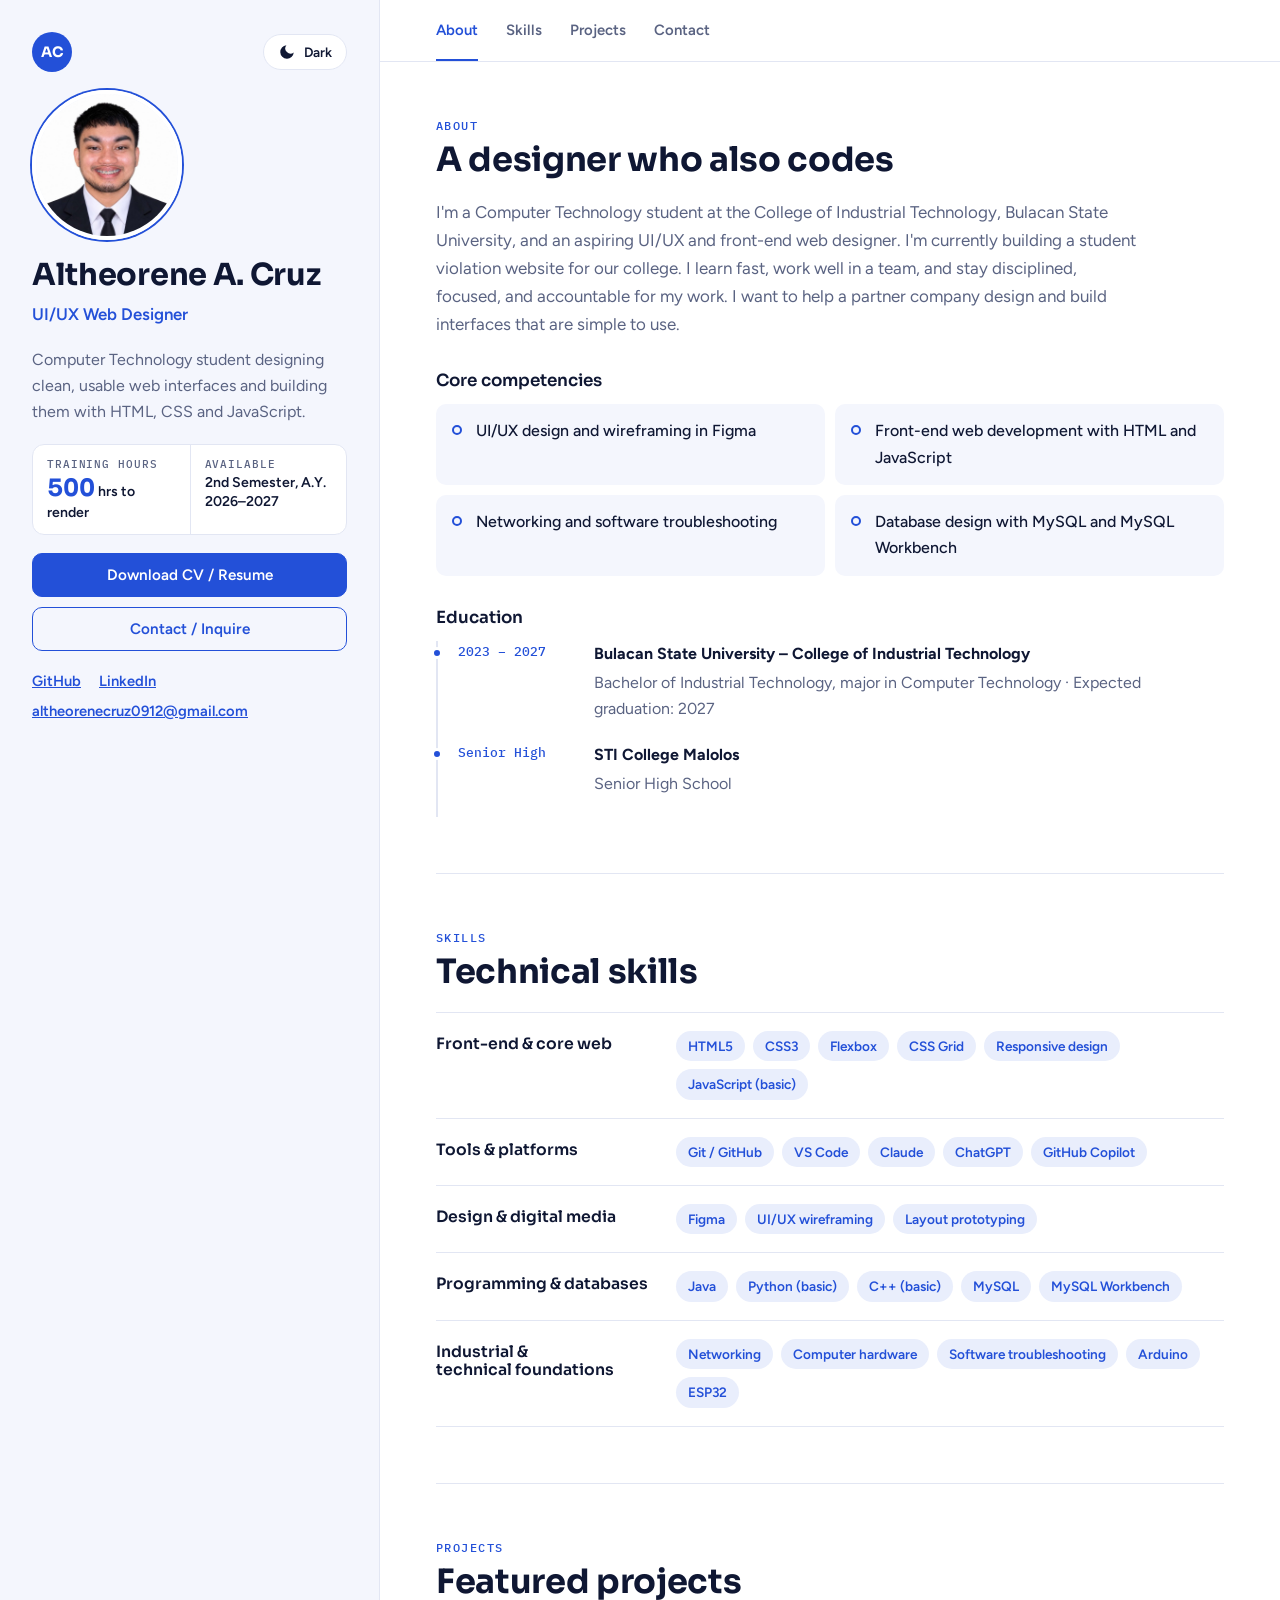
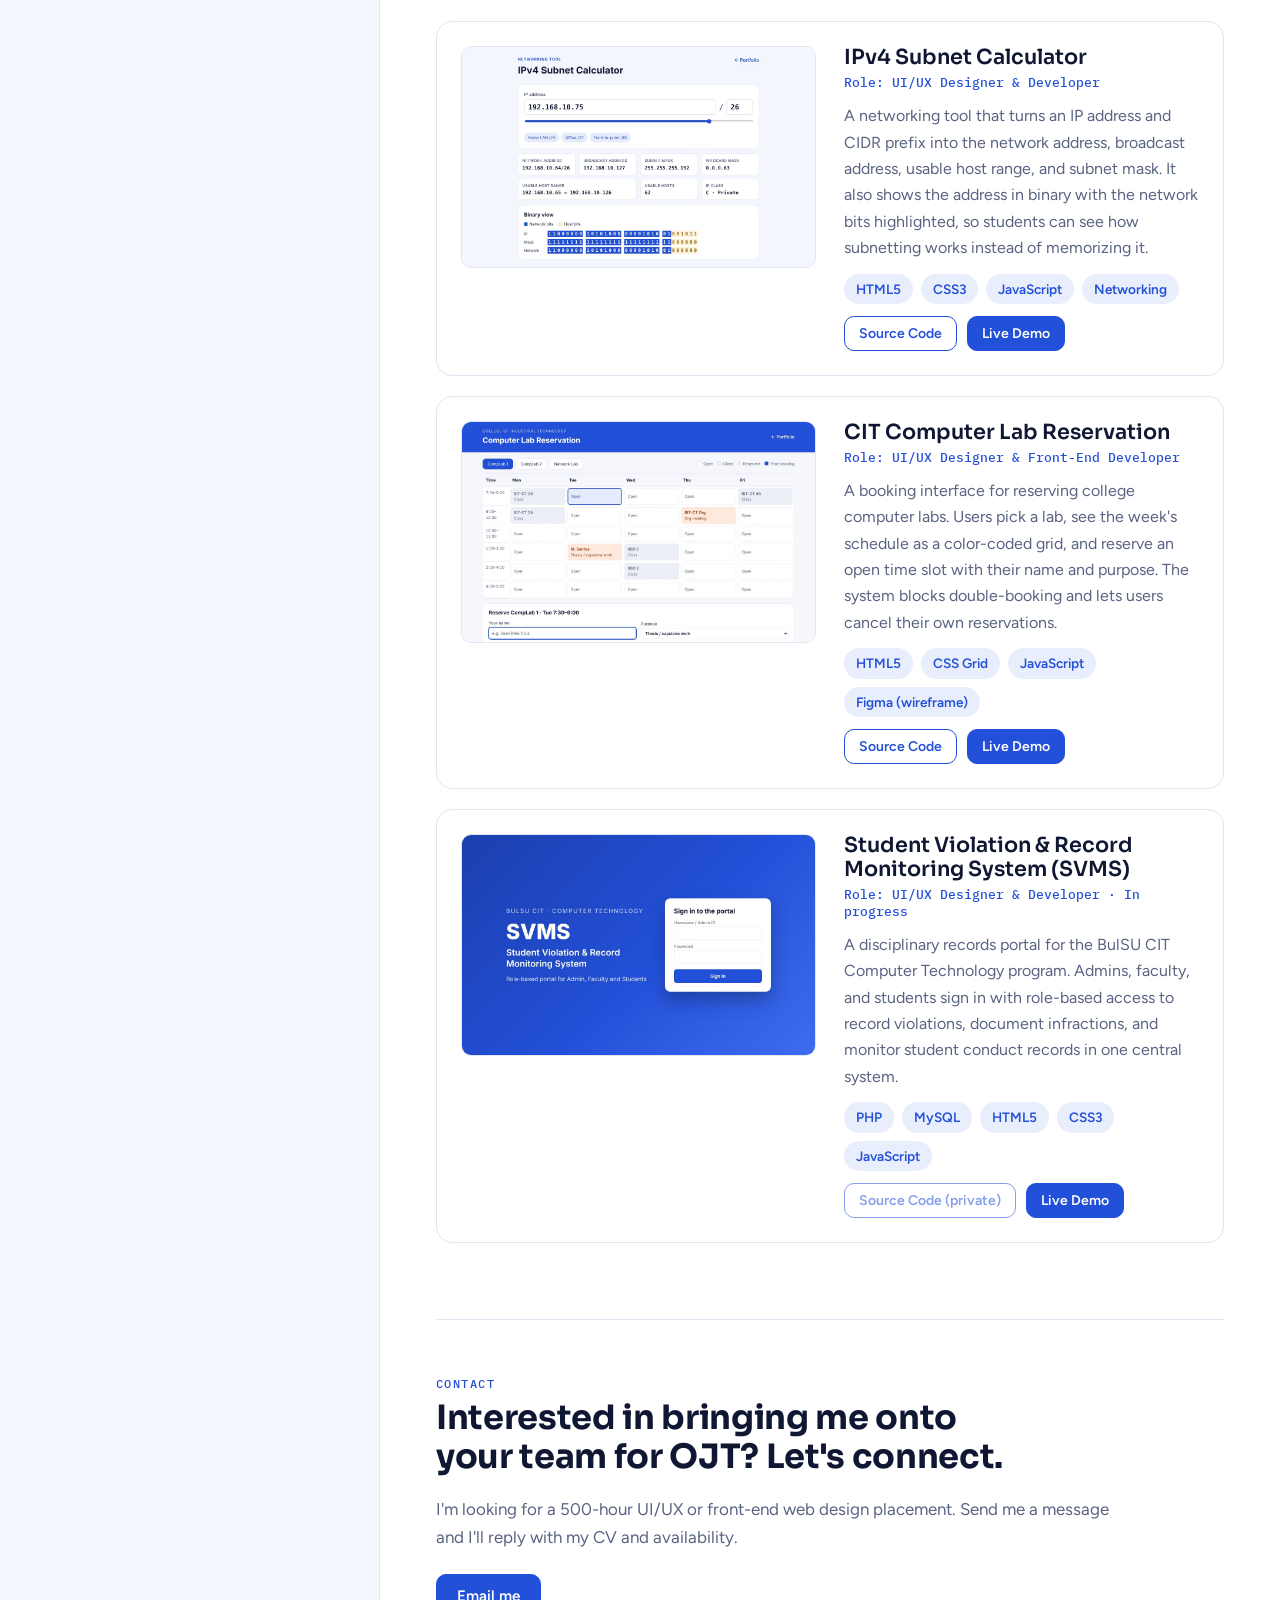
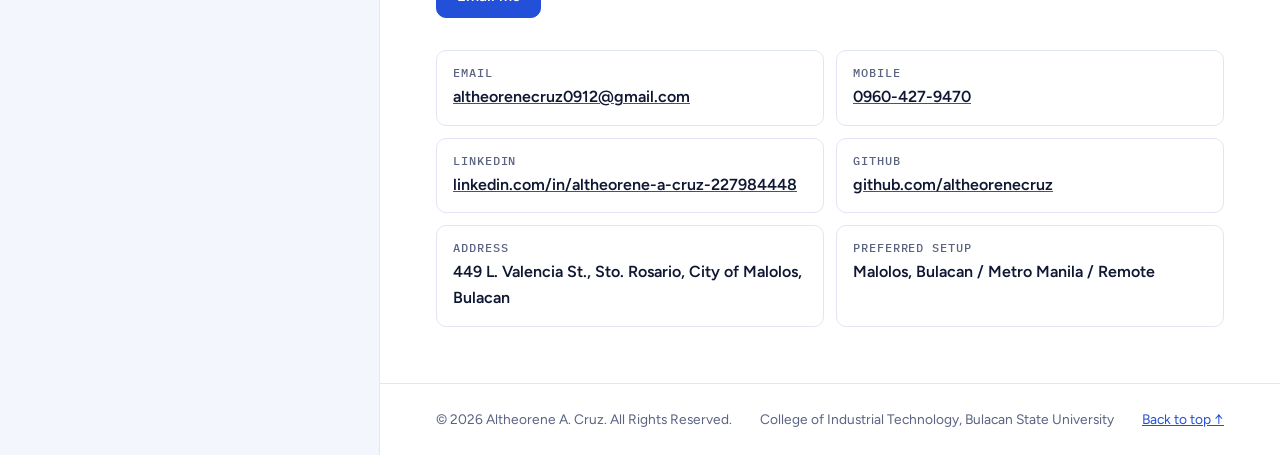
<file: index.html>
<!DOCTYPE html>
<html lang="en">
<head>
  <meta charset="UTF-8">
  <meta name="viewport" content="width=device-width, initial-scale=1">
  <meta name="description" content="Portfolio of Altheorene A. Cruz, BIT Computer Technology student at Bulacan State University, seeking a UI/UX Web Designer OJT placement.">
  <title>Altheorene A. Cruz | OJT Portfolio</title>
  <script>
    // Apply the saved theme before the page paints to avoid a flash.
    (function () {
      try {
        var t = localStorage.getItem("theme");
        if (t) document.documentElement.setAttribute("data-theme", t);
      } catch (e) {}
    })();
  </script>
  <link rel="preconnect" href="https://fonts.googleapis.com">
  <link rel="preconnect" href="https://fonts.gstatic.com" crossorigin>
  <link rel="stylesheet" href="https://fonts.googleapis.com/css2?family=Sora:wght@500;600;700&family=Figtree:wght@400;500;600&family=IBM+Plex+Mono:wght@400;500&display=swap">
  <link rel="stylesheet" href="assets/css/style.css">
</head>
<body id="top">

  <div class="layout">
    <!-- ========== PROFILE PANEL (hero) ========== -->
    <header class="profile" aria-labelledby="hero-name">
      <div class="profile-inner">
        <div class="profile-top">
          <span class="initials" aria-hidden="true">AC</span>
          <button type="button" class="theme-toggle" id="theme-toggle" aria-label="Switch to dark mode">
            <svg class="icon-moon" viewBox="0 0 24 24" width="18" height="18" aria-hidden="true"><path d="M21 12.8A9 9 0 1 1 11.2 3a7 7 0 0 0 9.8 9.8z" fill="currentColor"/></svg>
            <svg class="icon-sun" viewBox="0 0 24 24" width="18" height="18" aria-hidden="true"><circle cx="12" cy="12" r="4.5" fill="currentColor"/><g stroke="currentColor" stroke-width="2" stroke-linecap="round"><path d="M12 2v2.5M12 19.5V22M2 12h2.5M19.5 12H22M4.9 4.9l1.8 1.8M17.3 17.3l1.8 1.8M4.9 19.1l1.8-1.8M17.3 6.7l1.8-1.8"/></g></svg>
            <span id="theme-label">Dark</span>
          </button>
        </div>

        <img class="photo" src="assets/img/profile.jpg" alt="Portrait of Altheorene A. Cruz in a black suit and tie" width="600" height="600">

        <h1 id="hero-name">Altheorene A. Cruz</h1>
        <p class="role">UI/UX Web Designer</p>
        <p class="tagline">Computer Technology student designing clean, usable web interfaces and building them with HTML, CSS and JavaScript.</p>

        <dl class="metrics">
          <div>
            <dt>Training hours</dt>
            <dd><span class="big">500</span> hrs to render</dd>
          </div>
          <div>
            <dt>Available</dt>
            <dd>2nd Semester, A.Y. 2026–2027</dd>
          </div>
        </dl>

        <div class="ctas">
          <a class="btn btn-primary" href="assets/files/Cruz_Altheorene_CV.pdf" download>Download CV / Resume</a>
          <a class="btn btn-ghost" href="#contact">Contact / Inquire</a>
        </div>

        <ul class="channels" aria-label="Direct channels">
          <li><a href="https://github.com/altheorenecruz" target="_blank" rel="noopener">GitHub</a></li>
          <li><a href="https://www.linkedin.com/in/altheorene-a-cruz-227984448/" target="_blank" rel="noopener">LinkedIn</a></li>
          <li class="email"><a href="mailto:altheorenecruz0912@gmail.com">altheorenecruz0912@gmail.com</a></li>
        </ul>
      </div>
    </header>

    <!-- ========== CONTENT COLUMN ========== -->
    <div class="content">
      <nav class="topnav" aria-label="Main navigation">
        <ul>
          <li><a href="#about">About</a></li>
          <li><a href="#skills">Skills</a></li>
          <li><a href="#projects">Projects</a></li>
          <li><a href="#contact">Contact</a></li>
        </ul>
      </nav>

      <main>
        <!-- ABOUT -->
        <section id="about" class="block" aria-labelledby="about-title">
          <h2 id="about-title"><span class="eyebrow">About</span>A designer who also codes</h2>
          <p class="lead">I'm a Computer Technology student at the College of Industrial Technology, Bulacan State University, and an aspiring UI/UX and front-end web designer. I'm currently building a student violation website for our college. I learn fast, work well in a team, and stay disciplined, focused, and accountable for my work. I want to help a partner company design and build interfaces that are simple to use.</p>

          <h3>Core competencies</h3>
          <ul class="competencies">
            <li>UI/UX design and wireframing in Figma</li>
            <li>Front-end web development with HTML and JavaScript</li>
            <li>Networking and software troubleshooting</li>
            <li>Database design with MySQL and MySQL Workbench</li>
          </ul>

          <h3>Education</h3>
          <ol class="timeline">
            <li>
              <span class="when">2023 – 2027</span>
              <div>
                <strong>Bulacan State University – College of Industrial Technology</strong>
                <p>Bachelor of Industrial Technology, major in Computer Technology · Expected graduation: 2027</p>
              </div>
            </li>
            <li>
              <span class="when">Senior High</span>
              <div>
                <strong>STI College Malolos</strong>
                <p>Senior High School</p>
              </div>
            </li>
          </ol>
        </section>

        <!-- SKILLS -->
        <section id="skills" class="block" aria-labelledby="skills-title">
          <h2 id="skills-title"><span class="eyebrow">Skills</span>Technical skills</h2>
          <div class="skill-table">
            <div class="skill-row">
              <h3>Front-end &amp; core web</h3>
              <ul class="tags"><li>HTML5</li><li>CSS3</li><li>Flexbox</li><li>CSS Grid</li><li>Responsive design</li><li>JavaScript (basic)</li></ul>
            </div>
            <div class="skill-row">
              <h3>Tools &amp; platforms</h3>
              <ul class="tags"><li>Git / GitHub</li><li>VS Code</li><li>Claude</li><li>ChatGPT</li><li>GitHub Copilot</li></ul>
            </div>
            <div class="skill-row">
              <h3>Design &amp; digital media</h3>
              <ul class="tags"><li>Figma</li><li>UI/UX wireframing</li><li>Layout prototyping</li></ul>
            </div>
            <div class="skill-row">
              <h3>Programming &amp; databases</h3>
              <ul class="tags"><li>Java</li><li>Python (basic)</li><li>C++ (basic)</li><li>MySQL</li><li>MySQL Workbench</li></ul>
            </div>
            <div class="skill-row">
              <h3>Industrial &amp; technical foundations</h3>
              <ul class="tags"><li>Networking</li><li>Computer hardware</li><li>Software troubleshooting</li><li>Arduino</li><li>ESP32</li></ul>
            </div>
          </div>
        </section>

        <!-- PROJECTS -->
        <section id="projects" class="block" aria-labelledby="projects-title">
          <h2 id="projects-title"><span class="eyebrow">Projects</span>Featured projects</h2>

          <article class="project">
            <img src="assets/img/projects/project1.jpg" alt="Screenshot of the IPv4 Subnet Calculator" width="1200" height="750" loading="lazy">
            <div class="project-body">
              <div class="project-head">
                <h3>IPv4 Subnet Calculator</h3>
                <p class="project-role">Role: UI/UX Designer &amp; Developer</p>
              </div>
              <p>A networking tool that turns an IP address and CIDR prefix into the network address, broadcast address, usable host range, and subnet mask. It also shows the address in binary with the network bits highlighted, so students can see how subnetting works instead of memorizing it.</p>
              <ul class="tags"><li>HTML5</li><li>CSS3</li><li>JavaScript</li><li>Networking</li></ul>
              <div class="project-links">
                <a class="btn btn-ghost btn-sm" href="https://github.com/altheorenecruz/ojt-portfolio/tree/main/projects/subnet-calculator" target="_blank" rel="noopener">Source Code</a>
                <a class="btn btn-primary btn-sm" href="projects/subnet-calculator/index.html" target="_blank" rel="noopener">Live Demo</a>
              </div>
            </div>
          </article>

          <article class="project">
            <img src="assets/img/projects/project2.jpg" alt="Screenshot of the CIT Computer Lab Reservation weekly schedule" width="1200" height="750" loading="lazy">
            <div class="project-body">
              <div class="project-head">
                <h3>CIT Computer Lab Reservation</h3>
                <p class="project-role">Role: UI/UX Designer &amp; Front-End Developer</p>
              </div>
              <p>A booking interface for reserving college computer labs. Users pick a lab, see the week's schedule as a color-coded grid, and reserve an open time slot with their name and purpose. The system blocks double-booking and lets users cancel their own reservations.</p>
              <ul class="tags"><li>HTML5</li><li>CSS Grid</li><li>JavaScript</li><li>Figma (wireframe)</li></ul>
              <div class="project-links">
                <a class="btn btn-ghost btn-sm" href="https://github.com/altheorenecruz/ojt-portfolio/tree/main/projects/lab-reservation" target="_blank" rel="noopener">Source Code</a>
                <a class="btn btn-primary btn-sm" href="projects/lab-reservation/index.html" target="_blank" rel="noopener">Live Demo</a>
              </div>
            </div>
          </article>

          <article class="project">
            <img src="assets/img/projects/project3.jpg" alt="Login screen of the BulSU CIT Student Violation and Record Monitoring System" width="1200" height="750" loading="lazy">
            <div class="project-body">
              <div class="project-head">
                <h3>Student Violation &amp; Record Monitoring System (SVMS)</h3>
                <p class="project-role">Role: UI/UX Designer &amp; Developer · In progress</p>
              </div>
              <p>A disciplinary records portal for the BulSU CIT Computer Technology program. Admins, faculty, and students sign in with role-based access to record violations, document infractions, and monitor student conduct records in one central system.</p>
              <ul class="tags"><li>PHP</li><li>MySQL</li><li>HTML5</li><li>CSS3</li><li>JavaScript</li></ul>
              <div class="project-links">
                <span class="btn btn-ghost btn-sm is-disabled" title="School system: source code is private">Source Code (private)</span>
                <a class="btn btn-primary btn-sm" href="https://svms-bulsu-cit.com/login.php" target="_blank" rel="noopener">Live Demo</a>
              </div>
            </div>
          </article>
        </section>

        <!-- CONTACT -->
        <section id="contact" class="block contact" aria-labelledby="contact-title">
          <h2 id="contact-title"><span class="eyebrow">Contact</span>Interested in bringing me onto your team for OJT? Let's connect.</h2>
          <p class="lead">I'm looking for a 500-hour UI/UX or front-end web design placement. Send me a message and I'll reply with my CV and availability.</p>
          <a class="btn btn-primary" href="mailto:altheorenecruz0912@gmail.com?subject=OJT%20Inquiry">Email me</a>

          <dl class="contact-list">
            <div><dt>Email</dt><dd><a href="mailto:altheorenecruz0912@gmail.com">altheorenecruz0912@gmail.com</a></dd></div>
            <div><dt>Mobile</dt><dd><a href="tel:+639604279470">0960-427-9470</a></dd></div>
            <div><dt>LinkedIn</dt><dd><a href="https://www.linkedin.com/in/altheorene-a-cruz-227984448/" target="_blank" rel="noopener">linkedin.com/in/altheorene-a-cruz-227984448</a></dd></div>
            <div><dt>GitHub</dt><dd><a href="https://github.com/altheorenecruz" target="_blank" rel="noopener">github.com/altheorenecruz</a></dd></div>
            <div><dt>Address</dt><dd>449 L. Valencia St., Sto. Rosario, City of Malolos, Bulacan</dd></div>
            <div><dt>Preferred setup</dt><dd>Malolos, Bulacan / Metro Manila / Remote</dd></div>
          </dl>
        </section>
      </main>

      <footer class="site-footer">
        <p>© 2026 Altheorene A. Cruz. All Rights Reserved.</p>
        <p>College of Industrial Technology, Bulacan State University</p>
        <a href="#top">Back to top ↑</a>
      </footer>
    </div>
  </div>

  <script src="assets/js/main.js"></script>
</body>
</html>
</file>
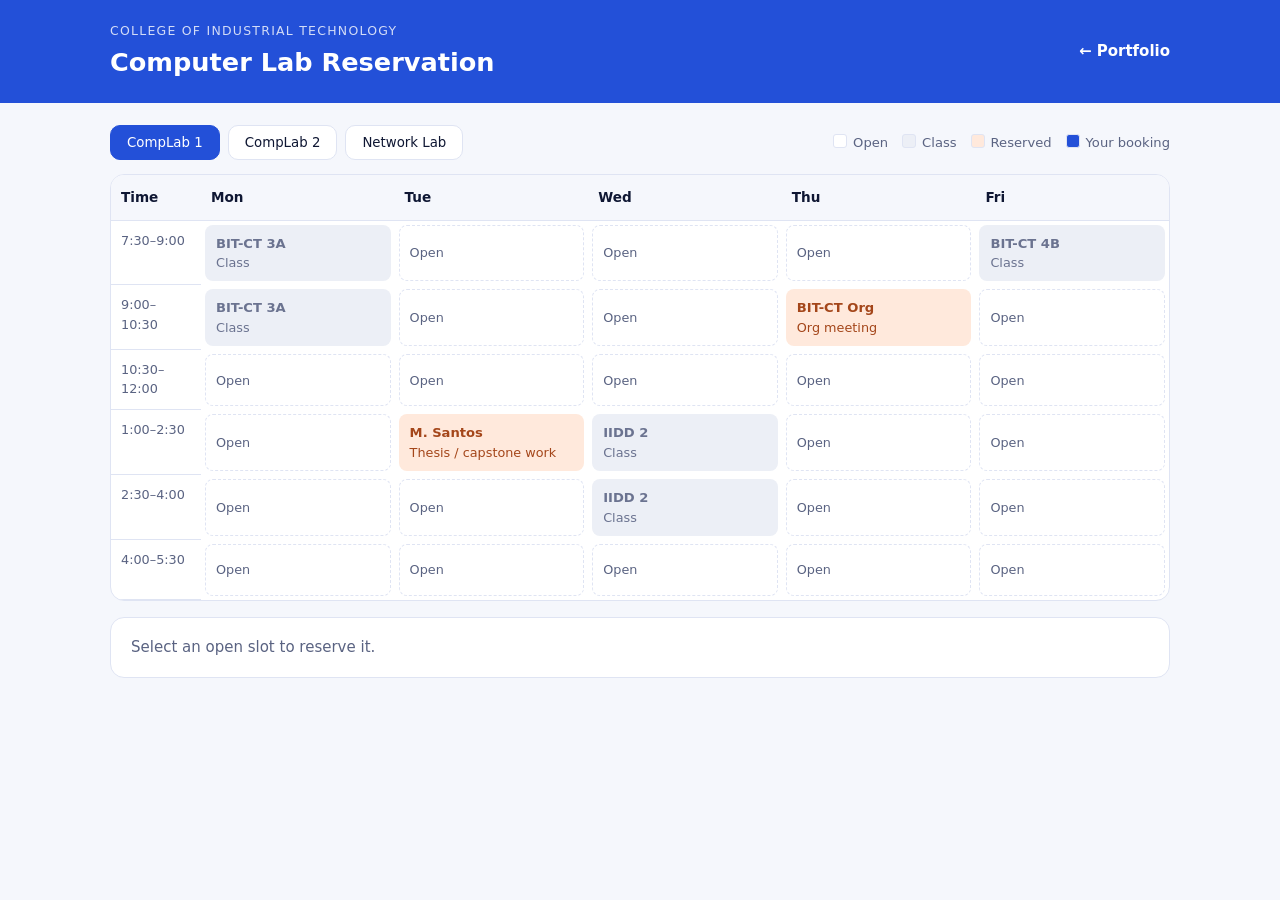
<file: projects/lab-reservation/index.html>
<!DOCTYPE html>
<html lang="en">
<head>
  <meta charset="UTF-8">
  <meta name="viewport" content="width=device-width, initial-scale=1">
  <title>CIT Computer Lab Reservation | Altheorene Cruz</title>
  <link rel="stylesheet" href="style.css">
</head>
<body>
  <header class="top">
    <div class="wrap top-inner">
      <div>
        <p class="kicker">College of Industrial Technology</p>
        <h1>Computer Lab Reservation</h1>
      </div>
      <a href="../../index.html" class="back">← Portfolio</a>
    </div>
  </header>

  <main class="wrap">
    <div class="toolbar">
      <div class="labs" id="labs" role="tablist" aria-label="Choose a lab"></div>
      <p class="legend"><span class="k-open">Open</span><span class="k-class">Class</span><span class="k-res">Reserved</span><span class="k-mine">Your booking</span></p>
    </div>

    <div class="grid-scroll">
      <div class="grid" id="grid" aria-label="Weekly schedule"></div>
    </div>

    <section class="panel" id="panel" aria-live="polite">
      <p class="hint" id="hint">Select an open slot to reserve it.</p>
      <form id="form" hidden autocomplete="off">
        <h2 id="slot-title"></h2>
        <label>Your name<input id="f-name" required placeholder="e.g. Juan Dela Cruz"></label>
        <label>Purpose
          <select id="f-purpose">
            <option>Thesis / capstone work</option>
            <option>Group study</option>
            <option>Make-up laboratory</option>
            <option>Org meeting</option>
          </select>
        </label>
        <div class="actions">
          <button type="submit" class="btn primary">Reserve slot</button>
          <button type="button" class="btn" id="close">Cancel</button>
        </div>
      </form>
      <div id="detail" hidden></div>
    </section>
  </main>
  <script src="app.js"></script>
</body>
</html>
</file>
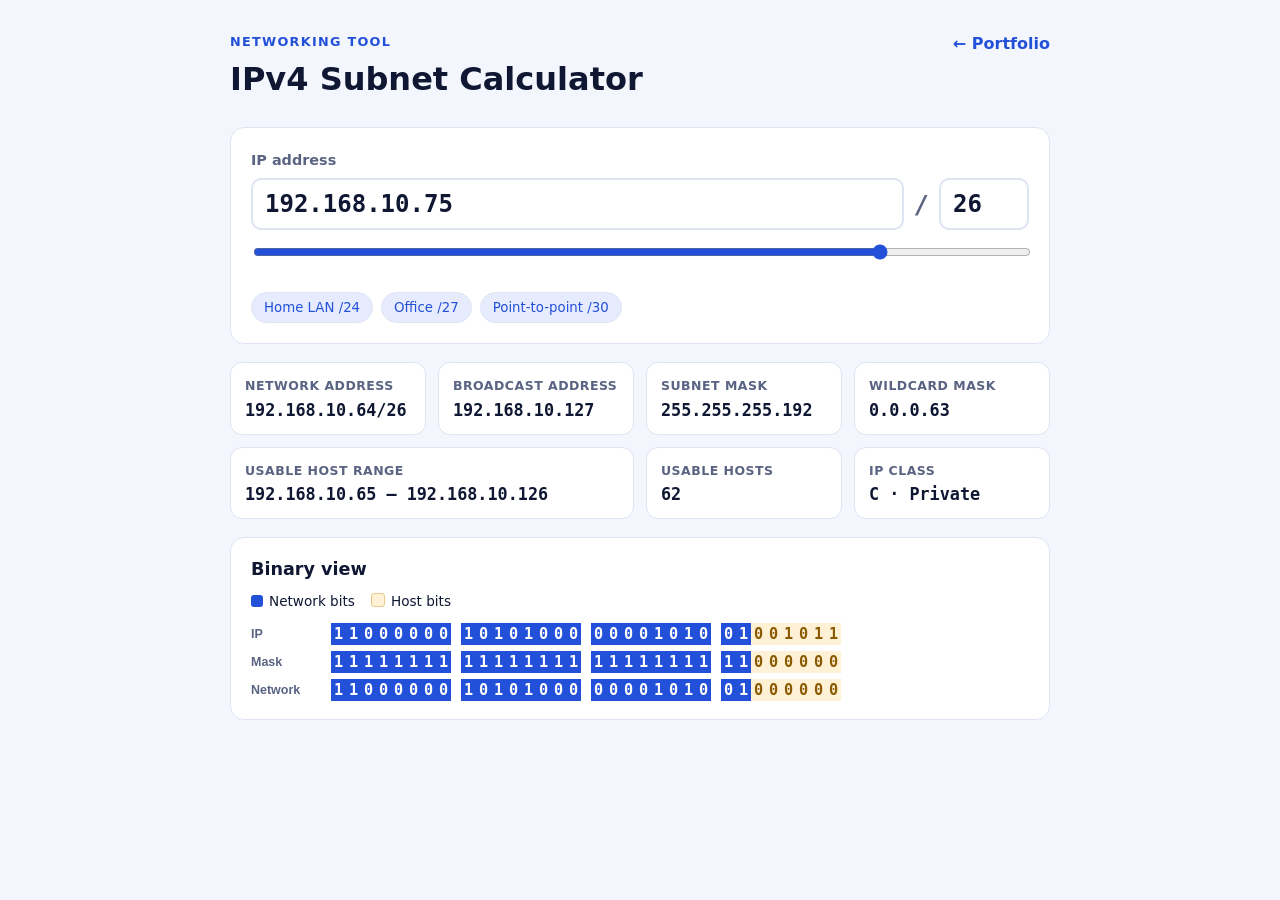
<file: projects/subnet-calculator/index.html>
<!DOCTYPE html>
<html lang="en">
<head>
  <meta charset="UTF-8">
  <meta name="viewport" content="width=device-width, initial-scale=1">
  <title>IPv4 Subnet Calculator | Altheorene Cruz</title>
  <link rel="stylesheet" href="style.css">
</head>
<body>
  <main class="wrap">
    <header class="head">
      <div>
        <p class="kicker">Networking tool</p>
        <h1>IPv4 Subnet Calculator</h1>
      </div>
      <a href="../../index.html" class="back">← Portfolio</a>
    </header>

    <form id="form" class="input-card" autocomplete="off">
      <label for="ip">IP address</label>
      <div class="input-row">
        <input id="ip" value="192.168.10.75" inputmode="decimal" spellcheck="false" aria-describedby="err">
        <span class="slash">/</span>
        <input id="cidr" type="number" min="0" max="32" value="26" aria-label="CIDR prefix length">
      </div>
      <input id="slider" type="range" min="0" max="32" value="26" aria-label="Prefix length slider">
      <p class="error" id="err" role="alert"></p>
      <div class="presets" aria-label="Common examples">
        <button type="button" data-v="192.168.1.10/24">Home LAN /24</button>
        <button type="button" data-v="10.0.5.130/27">Office /27</button>
        <button type="button" data-v="172.16.40.9/30">Point-to-point /30</button>
      </div>
    </form>

    <section class="results" aria-live="polite">
      <div class="cell"><span>Network address</span><strong id="r-net"></strong></div>
      <div class="cell"><span>Broadcast address</span><strong id="r-bc"></strong></div>
      <div class="cell"><span>Subnet mask</span><strong id="r-mask"></strong></div>
      <div class="cell"><span>Wildcard mask</span><strong id="r-wild"></strong></div>
      <div class="cell wide"><span>Usable host range</span><strong id="r-range"></strong></div>
      <div class="cell"><span>Usable hosts</span><strong id="r-hosts"></strong></div>
      <div class="cell"><span>IP class</span><strong id="r-class"></strong></div>
    </section>

    <section class="binary">
      <h2>Binary view</h2>
      <p class="legend"><span class="net-key">Network bits</span><span class="host-key">Host bits</span></p>
      <div class="bin-scroll"><div id="bin" class="bin"></div></div>
    </section>
  </main>
  <script src="app.js"></script>
</body>
</html>
</file>
<file: assets/css/style.css>
/* ==========================================================
   Altheorene A. Cruz — OJT Portfolio
   Concept: split layout — sticky profile panel on the left,
   scrolling content on the right. Royal blue + white, minimal.
   ========================================================== */

:root {
  --bg: #ffffff;
  --panel: #f4f6fd;
  --surface: #ffffff;
  --text: #0f1733;
  --muted: #5a6382;
  --line: #e2e6f3;
  --royal: #2350d8;
  --royal-hover: #1b40b3;
  --royal-soft: #e9eefc;
  --on-royal: #ffffff;

  --display: "Sora", "Segoe UI", system-ui, sans-serif;
  --body: "Figtree", "Segoe UI", system-ui, sans-serif;
  --mono: "IBM Plex Mono", ui-monospace, Consolas, monospace;

  --radius: 12px;
}

[data-theme="dark"] {
  --bg: #0a1024;
  --panel: #0f1730;
  --surface: #131c3a;
  --text: #e8ecfb;
  --muted: #9aa4c6;
  --line: #222d52;
  --royal: #5b84ff;
  --royal-hover: #7a9bff;
  --royal-soft: #1a2650;
  --on-royal: #0a1024;
  color-scheme: dark;
}

/* ---------- Base ---------- */
*, *::before, *::after { box-sizing: border-box; }
html { scroll-behavior: smooth; }
body {
  margin: 0;
  background: var(--bg);
  color: var(--text);
  font: 16px/1.65 var(--body);
  transition: background-color 0.25s ease, color 0.25s ease;
}
img { max-width: 100%; height: auto; display: block; }
a { color: var(--royal); }
h1, h2, h3 { font-family: var(--display); margin: 0; line-height: 1.15; text-wrap: balance; }
a:focus-visible, button:focus-visible { outline: 2px solid var(--royal); outline-offset: 3px; border-radius: 6px; }

/* ---------- Layout ---------- */
.layout {
  display: grid;
  grid-template-columns: minmax(300px, 380px) minmax(0, 1fr);
  min-height: 100vh;
}

/* ---------- Profile panel ---------- */
.profile {
  background: var(--panel);
  border-right: 1px solid var(--line);
}
.profile-inner {
  position: sticky;
  top: 0;
  max-height: 100vh;
  overflow-y: auto;
  padding: 32px 32px 36px;
  display: flex;
  flex-direction: column;
  gap: 18px;
}
.profile-top { display: flex; justify-content: space-between; align-items: center; }
.initials {
  display: grid; place-items: center;
  width: 40px; height: 40px;
  border-radius: 50%;
  background: var(--royal);
  color: var(--on-royal);
  font: 700 0.9rem var(--display);
}
.theme-toggle {
  display: inline-flex; align-items: center; gap: 8px;
  padding: 8px 14px;
  border: 1px solid var(--line);
  border-radius: 999px;
  background: var(--surface);
  color: var(--text);
  font: 600 0.85rem var(--body);
  cursor: pointer;
  transition: border-color 0.15s ease;
}
.theme-toggle:hover { border-color: var(--royal); }
.icon-sun { display: none; }
[data-theme="dark"] .icon-sun { display: block; }
[data-theme="dark"] .icon-moon { display: none; }

.photo {
  width: 150px;
  aspect-ratio: 1;
  object-fit: cover;
  border-radius: 50%;
  border: 4px solid var(--surface);
  box-shadow: 0 0 0 2px var(--royal);
}
.profile h1 { font-size: 1.9rem; font-weight: 700; letter-spacing: -0.01em; }
.role { margin: -10px 0 0; color: var(--royal); font-weight: 600; font-size: 1.05rem; }
.tagline { margin: 0; color: var(--muted); }

.metrics {
  margin: 0;
  display: grid;
  grid-template-columns: 1fr 1fr;
  border: 1px solid var(--line);
  border-radius: var(--radius);
  background: var(--surface);
}
.metrics > div { padding: 12px 14px; }
.metrics > div + div { border-left: 1px solid var(--line); }
.metrics dt { font: 500 0.7rem var(--mono); text-transform: uppercase; letter-spacing: 0.08em; color: var(--muted); }
.metrics dd { margin: 2px 0 0; font-size: 0.88rem; font-weight: 600; line-height: 1.35; }
.metrics .big { font: 700 1.5rem var(--display); color: var(--royal); font-variant-numeric: tabular-nums; }

.ctas { display: grid; gap: 10px; }
.channels { display: flex; gap: 18px; list-style: none; margin: 0; padding: 0; font-weight: 600; font-size: 0.92rem; }
.channels { flex-wrap: wrap; row-gap: 6px; }
.channels .email { flex-basis: 100%; overflow-wrap: anywhere; }

/* ---------- Buttons ---------- */
.btn {
  display: inline-flex; align-items: center; justify-content: center;
  padding: 12px 20px;
  border-radius: 10px;
  border: 1.5px solid var(--royal);
  font: 600 0.95rem var(--body);
  text-decoration: none;
  cursor: pointer;
  transition: background-color 0.15s ease, color 0.15s ease, transform 0.15s ease;
}
.btn-primary { background: var(--royal); color: var(--on-royal); }
.btn-primary:hover { background: var(--royal-hover); border-color: var(--royal-hover); }
.btn-ghost { background: transparent; color: var(--royal); }
.btn-ghost:hover { background: var(--royal-soft); }
.btn:active { transform: scale(0.98); }
.btn-sm { padding: 8px 14px; font-size: 0.875rem; }
.btn.is-disabled { opacity: 0.55; cursor: not-allowed; }
.btn.is-disabled:hover { background: transparent; }

/* ---------- Content column ---------- */
.content { min-width: 0; display: flex; flex-direction: column; }
.topnav {
  position: sticky; top: 0; z-index: 10;
  background: var(--bg);
  border-bottom: 1px solid var(--line);
  padding: 0 56px;
  transition: background-color 0.25s ease;
}
.topnav ul { display: flex; gap: 28px; list-style: none; margin: 0; padding: 0; }
.topnav a {
  display: block;
  padding: 18px 0 16px;
  color: var(--muted);
  font-weight: 600;
  font-size: 0.93rem;
  text-decoration: none;
  border-bottom: 2px solid transparent;
}
.topnav a:hover { color: var(--text); }
.topnav a.active { color: var(--royal); border-bottom-color: var(--royal); }

main { padding: 0 56px; max-width: 900px; width: 100%; }
.block { padding: 56px 0; border-bottom: 1px solid var(--line); }
.block:last-child { border-bottom: 0; }
.block h2 { font-size: clamp(1.6rem, 3vw, 2.1rem); font-weight: 700; letter-spacing: -0.01em; margin-bottom: 20px; }
.eyebrow {
  display: block;
  margin-bottom: 8px;
  font: 500 0.75rem var(--mono);
  text-transform: uppercase;
  letter-spacing: 0.12em;
  color: var(--royal);
}
.block h3 { font-size: 1.05rem; font-weight: 600; }
.lead { margin: 0 0 8px; max-width: 64ch; font-size: 1.06rem; color: var(--muted); }
.block > h3 { margin: 32px 0 14px; }

.competencies { list-style: none; margin: 0; padding: 0; display: grid; grid-template-columns: 1fr 1fr; gap: 10px; }
.competencies li {
  padding: 14px 16px 14px 40px;
  position: relative;
  background: var(--panel);
  border-radius: 10px;
  font-weight: 500;
}
.competencies li::before {
  content: ""; position: absolute; left: 16px; top: 21px;
  width: 10px; height: 10px; border-radius: 50%;
  border: 2px solid var(--royal);
}

.timeline { list-style: none; margin: 0; padding: 0; border-left: 2px solid var(--line); }
.timeline li { display: grid; grid-template-columns: 120px minmax(0, 1fr); gap: 16px; padding: 0 0 20px 20px; position: relative; }
.timeline li::before {
  content: ""; position: absolute; left: -7px; top: 6px;
  width: 12px; height: 12px; border-radius: 50%;
  background: var(--royal); border: 3px solid var(--bg);
}
.timeline .when { font: 500 0.82rem var(--mono); color: var(--royal); padding-top: 2px; }
.timeline p { margin: 2px 0 0; color: var(--muted); }

/* Skills as a clean table of rows */
.skill-table { border-top: 1px solid var(--line); }
.skill-row {
  display: grid;
  grid-template-columns: 220px minmax(0, 1fr);
  gap: 20px;
  padding: 18px 0;
  border-bottom: 1px solid var(--line);
  align-items: start;
}
.skill-row h3 { font-size: 0.98rem; padding-top: 4px; }
.tags { display: flex; flex-wrap: wrap; gap: 8px; list-style: none; margin: 0; padding: 0; }
.tags li {
  padding: 4px 12px;
  border-radius: 999px;
  background: var(--royal-soft);
  color: var(--royal);
  font-size: 0.85rem;
  font-weight: 600;
}

/* Projects */
.project {
  display: grid;
  grid-template-columns: minmax(0, 1fr) minmax(0, 1fr);
  gap: 28px;
  padding: 24px;
  margin-bottom: 20px;
  border: 1px solid var(--line);
  border-radius: 16px;
  background: var(--surface);
  transition: border-color 0.2s ease, box-shadow 0.2s ease;
}
.project:hover { border-color: var(--royal); box-shadow: 0 12px 32px rgba(35, 80, 216, 0.12); }
.project img { width: 100%; aspect-ratio: 16 / 10; object-fit: cover; border-radius: 10px; border: 1px solid var(--line); }
.project-body { display: flex; flex-direction: column; gap: 12px; }
.project-body h3 { font-size: 1.3rem; }
.project-body p { margin: 0; color: var(--muted); }
.project-role { margin-top: 4px !important; font: 500 0.8rem var(--mono); color: var(--royal) !important; }
.project-links { display: flex; flex-wrap: wrap; gap: 10px; margin-top: auto; }

/* Contact */
.contact .lead { margin-bottom: 22px; }
.contact-list { margin: 32px 0 0; display: grid; grid-template-columns: 1fr 1fr; gap: 12px; }
.contact-list div { padding: 14px 16px; border: 1px solid var(--line); border-radius: 10px; min-width: 0; }
.contact-list dt { font: 500 0.72rem var(--mono); text-transform: uppercase; letter-spacing: 0.08em; color: var(--muted); }
.contact-list dd { margin: 4px 0 0; font-weight: 600; overflow-wrap: anywhere; }
.contact-list a { color: var(--text); text-decoration-color: var(--royal); }
.contact-list a:hover { color: var(--royal); }

/* Footer */
.site-footer {
  margin-top: auto;
  display: flex; flex-wrap: wrap; gap: 6px 24px; justify-content: space-between;
  padding: 24px 56px;
  border-top: 1px solid var(--line);
  color: var(--muted);
  font-size: 0.86rem;
}
.site-footer p { margin: 0; }

/* ---------- Tablet ---------- */
@media (max-width: 1024px) {
  .layout { grid-template-columns: 1fr; }
  .profile { border-right: 0; border-bottom: 1px solid var(--line); }
  .profile-inner { position: static; max-height: none; max-width: 720px; margin: 0 auto; padding: 28px 24px; }
  .topnav { padding: 0 24px; }
  .topnav ul { justify-content: center; }
  main { padding: 0 24px; margin: 0 auto; }
  .site-footer { padding: 24px; }
}

/* ---------- Mobile ---------- */
@media (max-width: 640px) {
  .profile-inner { padding: 24px 18px; }
  .photo { width: 120px; }
  .metrics { grid-template-columns: 1fr; }
  .metrics > div + div { border-left: 0; border-top: 1px solid var(--line); }
  .topnav { padding: 0 12px; }
  .topnav ul { gap: 18px; }
  .topnav a { padding: 14px 0 12px; font-size: 0.88rem; }
  main { padding: 0 18px; }
  .block { padding: 40px 0; }
  .competencies { grid-template-columns: 1fr; }
  .timeline li { grid-template-columns: 1fr; gap: 2px; }
  .skill-row { grid-template-columns: 1fr; gap: 10px; }
  .project { grid-template-columns: 1fr; padding: 16px; gap: 16px; }
  .contact-list { grid-template-columns: 1fr; }
  .site-footer { flex-direction: column; padding: 22px 18px; }
}

@media (prefers-reduced-motion: reduce) {
  html { scroll-behavior: auto; }
  body, .btn, .project, .topnav { transition: none; }
}
</file>
<file: projects/lab-reservation/style.css>
:root {
  --bg: #f5f7fc;
  --card: #ffffff;
  --ink: #0f1733;
  --muted: #5a6382;
  --line: #dfe4f3;
  --royal: #2350d8;
  --royal-soft: #e6ecfd;
  --class: #eceff6;
  --class-ink: #6b7390;
  --res: #ffe9dc;
  --res-ink: #a4461a;
  --mine: #2350d8;
}

* { box-sizing: border-box; }
body { margin: 0; background: var(--bg); color: var(--ink); font: 15px/1.5 "Segoe UI", system-ui, sans-serif; }
.wrap { max-width: 1100px; margin: 0 auto; padding-left: 20px; padding-right: 20px; }

.top { background: var(--royal); color: #fff; }
.top-inner { display: flex; justify-content: space-between; align-items: center; gap: 12px; padding-top: 22px; padding-bottom: 22px; }
.kicker { margin: 0; font-size: 0.78rem; letter-spacing: 0.1em; text-transform: uppercase; opacity: 0.8; }
.top h1 { margin: 2px 0 0; font-size: 1.6rem; }
.back { color: #fff; font-weight: 600; text-decoration: none; white-space: nowrap; }

.toolbar { display: flex; flex-wrap: wrap; justify-content: space-between; align-items: center; gap: 12px; margin: 22px 0 14px; }
.labs { display: flex; flex-wrap: wrap; gap: 8px; }
.labs button {
  padding: 9px 16px; border-radius: 10px; border: 1.5px solid var(--line); background: var(--card);
  font: 600 0.9rem inherit; font-family: inherit; color: var(--ink); cursor: pointer;
}
.labs button[aria-selected="true"] { background: var(--royal); border-color: var(--royal); color: #fff; }

.legend { display: flex; flex-wrap: wrap; gap: 14px; margin: 0; font-size: 0.82rem; color: var(--muted); }
.legend span::before { content: ""; display: inline-block; width: 12px; height: 12px; border-radius: 3px; margin-right: 6px; vertical-align: -1px; border: 1px solid var(--line); }
.k-open::before { background: var(--card); }
.k-class::before { background: var(--class); }
.k-res::before { background: var(--res); }
.k-mine::before { background: var(--mine); }

.grid-scroll { overflow-x: auto; background: var(--card); border: 1px solid var(--line); border-radius: 14px; }
.grid { display: grid; grid-template-columns: 90px repeat(5, minmax(120px, 1fr)); min-width: 720px; }
.grid .h { padding: 12px 10px; font-weight: 700; font-size: 0.85rem; border-bottom: 1px solid var(--line); background: var(--bg); }
.grid .t { padding: 10px; font-size: 0.8rem; color: var(--muted); border-bottom: 1px solid var(--line); font-variant-numeric: tabular-nums; }
.slot {
  margin: 4px; padding: 8px 10px; min-height: 52px; border-radius: 8px; text-align: left;
  border: 1px dashed var(--line); background: var(--card); font: inherit; color: var(--muted); cursor: pointer; font-size: 0.8rem;
  transition: border-color .15s, background .15s;
}
.slot:hover { border-color: var(--royal); background: var(--royal-soft); color: var(--royal); }
.slot.selected { border: 2px solid var(--royal); background: var(--royal-soft); color: var(--royal); }
.slot.class { border-style: solid; border-color: transparent; background: var(--class); color: var(--class-ink); cursor: default; }
.slot.res { border-style: solid; border-color: transparent; background: var(--res); color: var(--res-ink); }
.slot.mine { border-style: solid; border-color: var(--mine); background: var(--mine); color: #fff; }
.slot strong { display: block; font-size: 0.82rem; }

.panel { margin: 16px 0 40px; background: var(--card); border: 1px solid var(--line); border-radius: 14px; padding: 18px 20px; }
.hint { margin: 0; color: var(--muted); }
#form { display: grid; grid-template-columns: 1fr 1fr; gap: 12px 16px; align-items: end; }
#form[hidden] { display: none; }
#form h2 { grid-column: 1 / -1; margin: 0; font-size: 1.1rem; }
#form label { display: grid; gap: 4px; font-size: 0.85rem; font-weight: 600; color: var(--muted); }
#form input, #form select { font: inherit; color: var(--ink); padding: 9px 10px; border: 1px solid var(--line); border-radius: 8px; background: #fff; }
#form input:focus, #form select:focus { outline: 2px solid var(--royal); border-color: var(--royal); }
.actions { grid-column: 1 / -1; display: flex; gap: 8px; }
.btn { padding: 9px 16px; border-radius: 8px; border: 1px solid var(--line); background: #fff; font: 600 0.9rem inherit; font-family: inherit; cursor: pointer; }
.btn.primary { background: var(--royal); border-color: var(--royal); color: #fff; }
.btn.danger { color: #b42318; border-color: #f2c4bf; }
.btn:hover { filter: brightness(0.96); }
#detail p { margin: 4px 0 12px; color: var(--muted); }
#detail h2 { margin: 0; font-size: 1.1rem; }
.ok { color: #1d7a4a !important; font-weight: 600; }

@media (max-width: 640px) {
  #form { grid-template-columns: 1fr; }
  .top h1 { font-size: 1.3rem; }
}
</file>
<file: projects/subnet-calculator/style.css>
:root {
  --bg: #f4f6fd;
  --card: #ffffff;
  --ink: #0f1733;
  --muted: #5a6382;
  --line: #dfe4f3;
  --royal: #2350d8;
  --royal-soft: #e6ecfd;
  --host: #fff1d6;
  --host-ink: #8a5a00;
  --red: #c42b2b;
}

* { box-sizing: border-box; }
body { margin: 0; background: var(--bg); color: var(--ink); font: 16px/1.5 "Segoe UI", system-ui, sans-serif; }
.wrap { max-width: 860px; margin: 0 auto; padding: 32px 20px 48px; }

.head { display: flex; justify-content: space-between; align-items: flex-start; gap: 16px; margin-bottom: 24px; }
.kicker { margin: 0; font-size: 0.8rem; font-weight: 700; letter-spacing: 0.1em; text-transform: uppercase; color: var(--royal); }
h1 { margin: 4px 0 0; font-size: 2rem; }
.back { color: var(--royal); font-weight: 600; text-decoration: none; white-space: nowrap; }

.input-card { background: var(--card); border: 1px solid var(--line); border-radius: 14px; padding: 20px; }
.input-card label { font-weight: 600; font-size: 0.9rem; color: var(--muted); }
.input-row { display: flex; align-items: center; gap: 10px; margin-top: 6px; }
.input-row input {
  font: 600 1.5rem "Consolas", ui-monospace, monospace; color: var(--ink);
  padding: 10px 12px; border: 2px solid var(--line); border-radius: 10px; background: #fff; min-width: 0;
}
#ip { flex: 1; }
#cidr { width: 90px; }
.input-row input:focus { outline: none; border-color: var(--royal); }
.input-row input.invalid { border-color: var(--red); }
.slash { font: 600 1.6rem ui-monospace, monospace; color: var(--muted); }
#slider { width: 100%; margin-top: 14px; accent-color: var(--royal); }
.error { margin: 6px 0 0; min-height: 1.3em; color: var(--red); font-size: 0.9rem; }
.presets { display: flex; flex-wrap: wrap; gap: 8px; }
.presets button {
  padding: 7px 12px; border-radius: 999px; border: 1px solid var(--line); background: var(--royal-soft);
  color: var(--royal); font: 600 0.85rem inherit; font-family: inherit; cursor: pointer;
}
.presets button:hover { border-color: var(--royal); }

.results { display: grid; grid-template-columns: repeat(4, minmax(0, 1fr)); gap: 12px; margin-top: 18px; }
.cell { background: var(--card); border: 1px solid var(--line); border-radius: 12px; padding: 14px; min-width: 0; }
.cell.wide { grid-column: span 2; }
.cell span { display: block; font-size: 0.78rem; color: var(--muted); font-weight: 600; text-transform: uppercase; letter-spacing: 0.04em; }
.cell strong { display: block; margin-top: 4px; font: 600 1.05rem "Consolas", ui-monospace, monospace; overflow-wrap: anywhere; }

.binary { margin-top: 18px; background: var(--card); border: 1px solid var(--line); border-radius: 14px; padding: 18px 20px; }
.binary h2 { margin: 0; font-size: 1.1rem; }
.legend { display: flex; gap: 16px; margin: 8px 0 12px; font-size: 0.85rem; }
.legend span::before { content: ""; display: inline-block; width: 12px; height: 12px; border-radius: 3px; margin-right: 6px; vertical-align: -1px; }
.net-key::before { background: var(--royal); }
.host-key::before { background: var(--host); border: 1px solid #e8c98a; }
.bin-scroll { overflow-x: auto; }
.bin { display: grid; gap: 6px; min-width: 520px; font: 600 0.95rem "Consolas", ui-monospace, monospace; }
.bin-row { display: grid; grid-template-columns: 70px repeat(4, auto); gap: 10px; align-items: center; justify-content: start; }
.bin-row .lbl { font: 600 0.78rem "Segoe UI", sans-serif; color: var(--muted); }
.octet { display: inline-flex; }
.bit { width: 15px; text-align: center; padding: 2px 0; }
.bit.n { background: var(--royal); color: #fff; }
.bit.h { background: var(--host); color: var(--host-ink); }

@media (max-width: 680px) {
  .results { grid-template-columns: repeat(2, minmax(0, 1fr)); }
  .input-row input { font-size: 1.2rem; }
  h1 { font-size: 1.6rem; }
}
</file>
